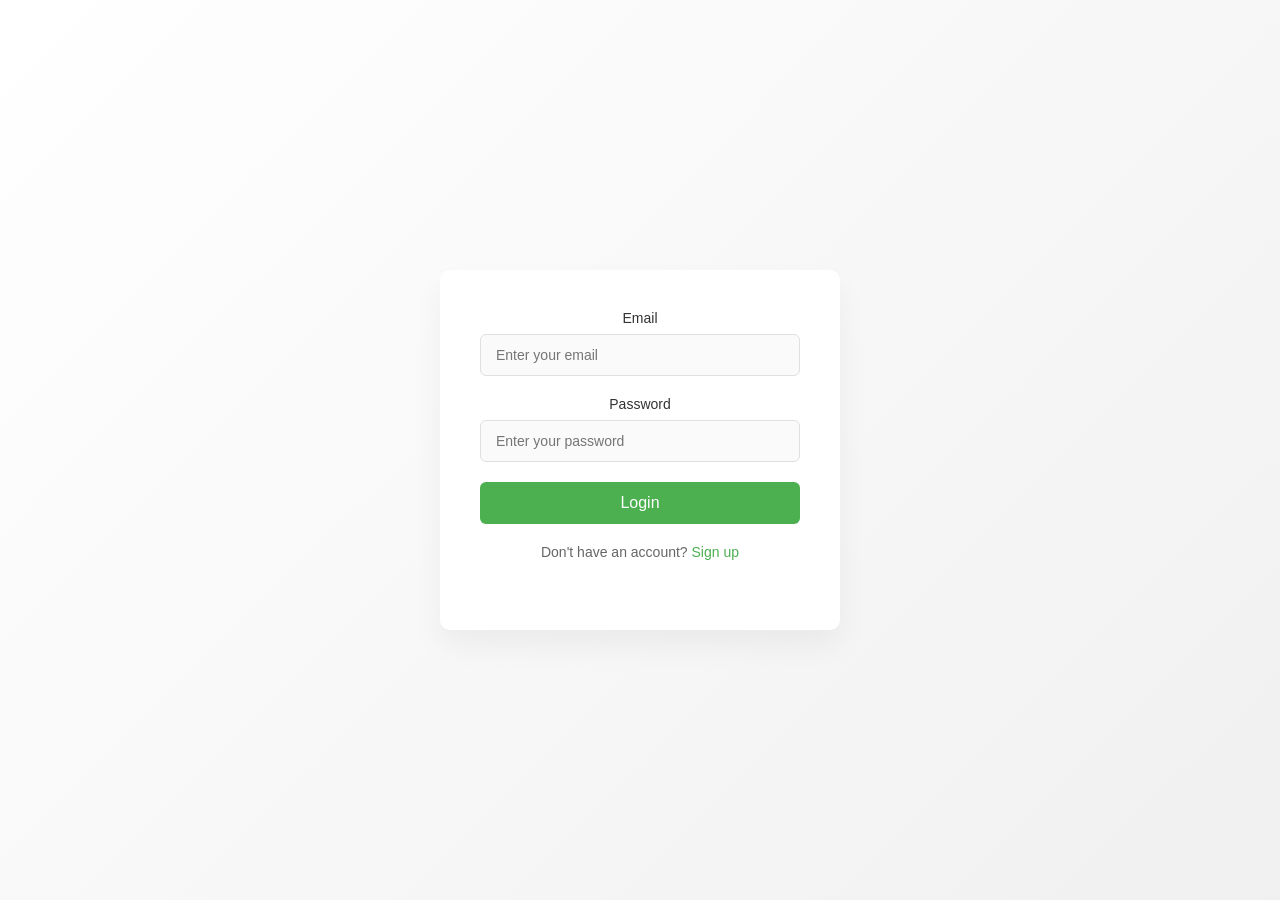
<file: src/main/resources/templates/login.html>
<!DOCTYPE html>
<html lang="en">
<head>
    <meta charset="UTF-8">
    <meta name="viewport" content="width=device-width, initial-scale=1.0">
    <title>Login</title>
    <style>
    * {
        margin: 0;
        padding: 0;
        box-sizing: border-box;
        font-family: 'Segoe UI', Tahoma, Geneva, Verdana, sans-serif;
    }

    body {
        background-color: #f9f9f9;
        display: flex;
        justify-content: center;
        align-items: center;
        min-height: 100vh;
        background: linear-gradient(135deg, #ffffff 0%, #f0f0f0 100%);
    }

    .login-container {
        background-color: white;
        border-radius: 10px;
        box-shadow: 0 15px 30px rgba(0, 0, 0, 0.05);
        width: 400px;
        max-width: 90%;
        padding: 40px;
        transition: transform 0.3s ease;
    }

    .login-container:hover {
        transform: translateY(-5px);
    }

    .login-header {
        text-align: center;
        margin-bottom: 30px;
    }

    .login-header h1 {
        color: #333;
        font-size: 28px;
        font-weight: 600;
        margin-bottom: 10px;
    }

    .login-header p {
        color: #666;
        font-size: 14px;
    }

    .form-group {
        margin-bottom: 20px;
    }

    .form-group label {
        display: block;
        margin-bottom: 8px;
        color: #333;
        font-size: 14px;
        font-weight: 500;
    }

    .form-group input {
        width: 100%;
        padding: 12px 15px;
        border: 1px solid #e0e0e0;
        border-radius: 6px;
        font-size: 14px;
        transition: border-color 0.3s;
        background-color: #fafafa;
    }

    .form-group input:focus {
        border-color: #4CAF50;
        outline: none;
        background-color: white;
    }

    .login-button {
        width: 100%;
        padding: 12px;
        background-color: #4CAF50;
        color: white;
        border: none;
        border-radius: 6px;
        font-size: 16px;
        font-weight: 500;
        cursor: pointer;
        transition: background-color 0.3s;
    }

    .login-button:hover {
        background-color: #3e8e41;
    }

    .signup-link {
        text-align: center;
        margin-top: 20px;
        font-size: 14px;
        color: #666;
    }

    .signup-link a {
        color: #4CAF50;
        text-decoration: none;
        font-weight: 500;
    }

    .signup-link a:hover {
        text-decoration: underline;
    }

    @media (max-width: 480px) {
        .login-container {
            padding: 30px 20px;
        }
    }
    </style>
</head>
<body>
    <div class="login-container">
        <div class="login-header">
            <form action="/login" method="post">
                <div class="form-group">
                    <label for="email">Email</label>
                    <input type="email" id="email" name="username" placeholder="Enter your email" required>
                </div>
                <div class="form-group">
                    <label for="password">Password</label>
                    <input type="password" id="password" name="password" placeholder="Enter your password" required>
                </div>
                <button type="submit" class="login-button">Login</button>
                <div class="signup-link">
                    Don't have an account? <a href="/register">Sign up</a>
                </div>
        </div>
    </div>
    </form>
</body>
</html>
</file>
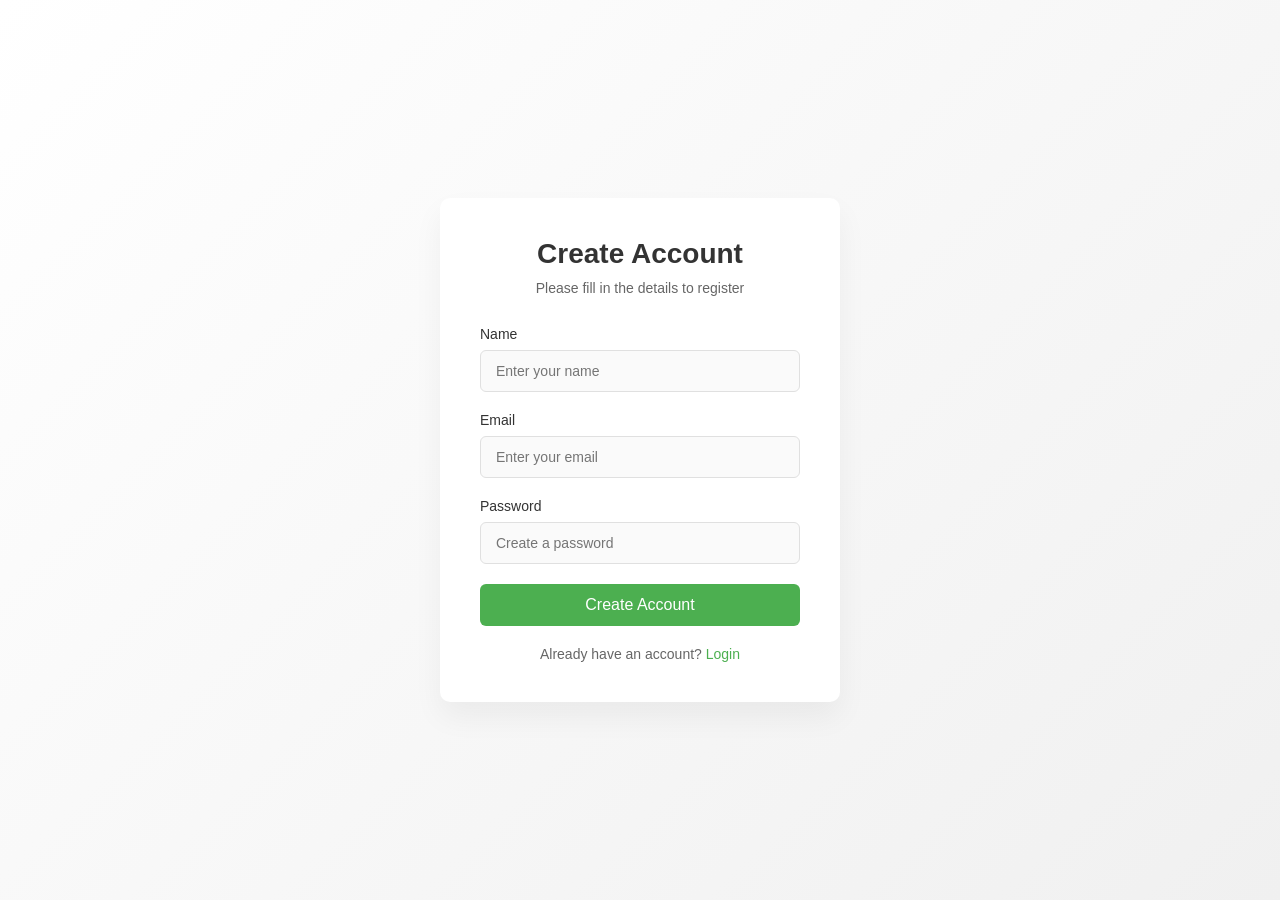
<file: src/main/resources/templates/register.html>
<!DOCTYPE html>
<html lang="en">
<head>
    <meta charset="UTF-8">
    <meta name="viewport" content="width=device-width, initial-scale=1.0">
    <title>Registration Page</title>
    <style>
        * {
            margin: 0;
            padding: 0;
            box-sizing: border-box;
            font-family: 'Segoe UI', Tahoma, Geneva, Verdana, sans-serif;
        }

        body {
            background-color: #f9f9f9;
            display: flex;
            justify-content: center;
            align-items: center;
            min-height: 100vh;
            background: linear-gradient(135deg, #ffffff 0%, #f0f0f0 100%);
        }

        .register-container {
            background-color: white;
            border-radius: 10px;
            box-shadow: 0 15px 30px rgba(0, 0, 0, 0.05);
            width: 400px;
            max-width: 90%;
            padding: 40px;
            transition: transform 0.3s ease;
        }

        .register-container:hover {
            transform: translateY(-5px);
        }

        .register-header {
            text-align: center;
            margin-bottom: 30px;
        }

        .register-header h1 {
            color: #333;
            font-size: 28px;
            font-weight: 600;
            margin-bottom: 10px;
        }

        .register-header p {
            color: #666;
            font-size: 14px;
        }

        .form-group {
            margin-bottom: 20px;
        }

        .form-group label {
            display: block;
            margin-bottom: 8px;
            color: #333;
            font-size: 14px;
            font-weight: 500;
        }

        .form-group input {
            width: 100%;
            padding: 12px 15px;
            border: 1px solid #e0e0e0;
            border-radius: 6px;
            font-size: 14px;
            transition: border-color 0.3s;
            background-color: #fafafa;
        }

        .form-group input:focus {
            border-color: #4CAF50;
            outline: none;
            background-color: white;
        }

        .register-button {
            width: 100%;
            padding: 12px;
            background-color: #4CAF50;
            color: white;
            border: none;
            border-radius: 6px;
            font-size: 16px;
            font-weight: 500;
            cursor: pointer;
            transition: background-color 0.3s;
        }

        .register-button:hover {
            background-color: #3e8e41;
        }

        .login-link {
            text-align: center;
            margin-top: 20px;
            font-size: 14px;
            color: #666;
        }

        .login-link a {
            color: #4CAF50;
            text-decoration: none;
            font-weight: 500;
        }

        .login-link a:hover {
            text-decoration: underline;
        }

        @media (max-width: 480px) {
            .register-container {
                padding: 30px 20px;
            }
        }
    </style>
</head>
<body>
    <div class="register-container">
        <div class="register-header">
            <h1>Create Account</h1>
            <p>Please fill in the details to register</p>
        </div>
        <form action="/register" method="post">
            <div class="form-group">
                <label for="name">Name</label>
                <input type="text" id="name" name="name" placeholder="Enter your name" required>
            </div>
            <div class="form-group">
                <label for="email">Email</label>
                <input type="email" id="email" name="email" placeholder="Enter your email" required>
            </div>
            <div class="form-group">
                <label for="password">Password</label>
                <input type="password" id="password" name="password" placeholder="Create a password" required>
            </div>
            <button type="submit" class="register-button">Create Account</button>
            <div class="login-link">
                Already have an account? <a href="/login">Login</a>
            </div>
        </form>
    </div>
</body>
</html>
</file>
